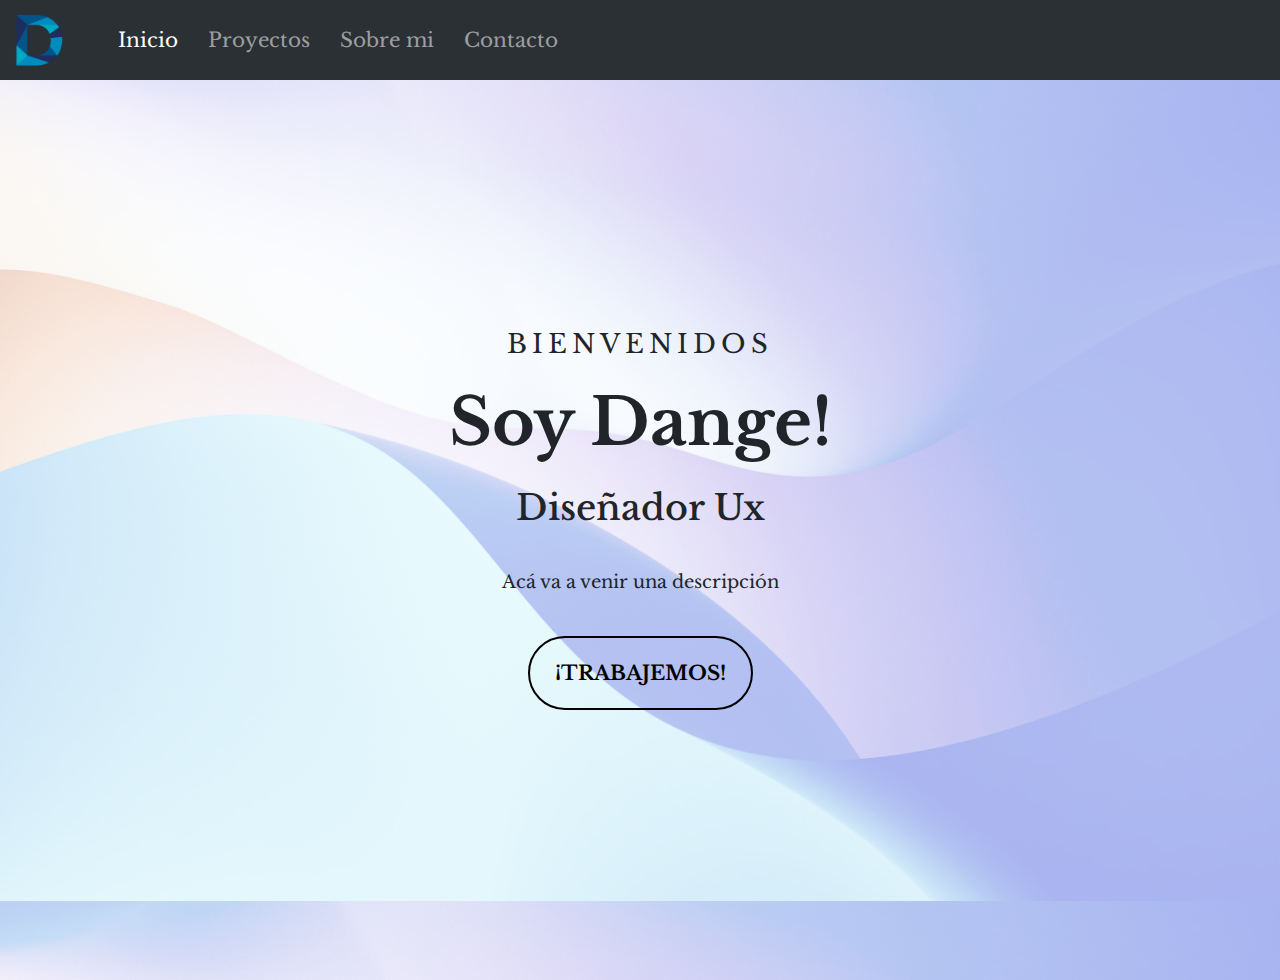
<file: Coder2/index.html>
<!DOCTYPE html>
<html lang="es">
  <head>
    <meta charset="UTF-8" />
    <meta name="viewport" content="width=device-width, initial-scale=1.0" />
    <link rel="stylesheet" href="/Coder2/bootstrap-5.3.0-dist/css/bootstrap.css" />
    <script
      src="https://cdn.jsdelivr.net/npm/bootstrap@5.3.0/dist/js/bootstrap.bundle.min.js"
      integrity="sha384-geWF76RCwLtnZ8qwWowPQNguL3RmwHVBC9FhGdlKrxdiJJigb/j/68SIy3Te4Bkz"
      crossorigin="anonymous"
    ></script>
    <link rel="stylesheet" href="/Coder2/style.css" />
    <title>Web Coder</title>
  </head>
  <body>
    <header>
      <nav
        class="navbar navbar-expand-lg bg-body-tertiary"
        data-bs-theme="dark"
      >
        <div class="container-fluid">
          <a class="navbar-brand" href="/Coder2/index.html">
            <img
              src="/Coder2/Imagenes/Letter-D-PNG-Stock-Photo.png"
              alt="Logo-dange"
              width="60"
              height="60"
            />
          </a>
          <button
            class="navbar-toggler"
            type="button"
            data-bs-toggle="collapse"
            data-bs-target="#navbarNav"
            aria-controls="navbarNav"
            aria-expanded="false"
            aria-label="Toggle navigation"
          >
            <span class="navbar-toggler-icon"></span>
          </button>
          <div class="collapse navbar-collapse" id="navbarNav">
            <ul class="navbar-nav">
              <li class="nav-item">
                <a
                  class="nav-link active"
                  aria-current="page"
                  href="/Coder2/index.html"
                  >Inicio</a
                >
              </li>
              <li class="nav-item">
                <a class="nav-link" href="/Coder2/pages/proyectos.html">Proyectos</a>
              </li>
              <li class="nav-item">
                <a class="nav-link" href="/Coder2/pages/sobre-mi.html">Sobre mi</a>
              </li>
              <li class="nav-item">
                <a class="nav-link" href="/Coder2/pages/contacto.html">Contacto</a>
              </li>
            </ul>
          </div>
        </div>
      </nav>
    </header>
    <section class="presentacion">
      <p class="bienvenida">Bienvenidos</p>
      <h1>Soy Dange!</h1>
      <h2>Diseñador Ux</h2>
      <p class="descripcion">Acá va a venir una descripción</p>
      <a href="/Coder2/pages/trabajemos.html" id="main-trabajemos">¡Trabajemos!</a>
    </section>
  </body>
</html>
</file>
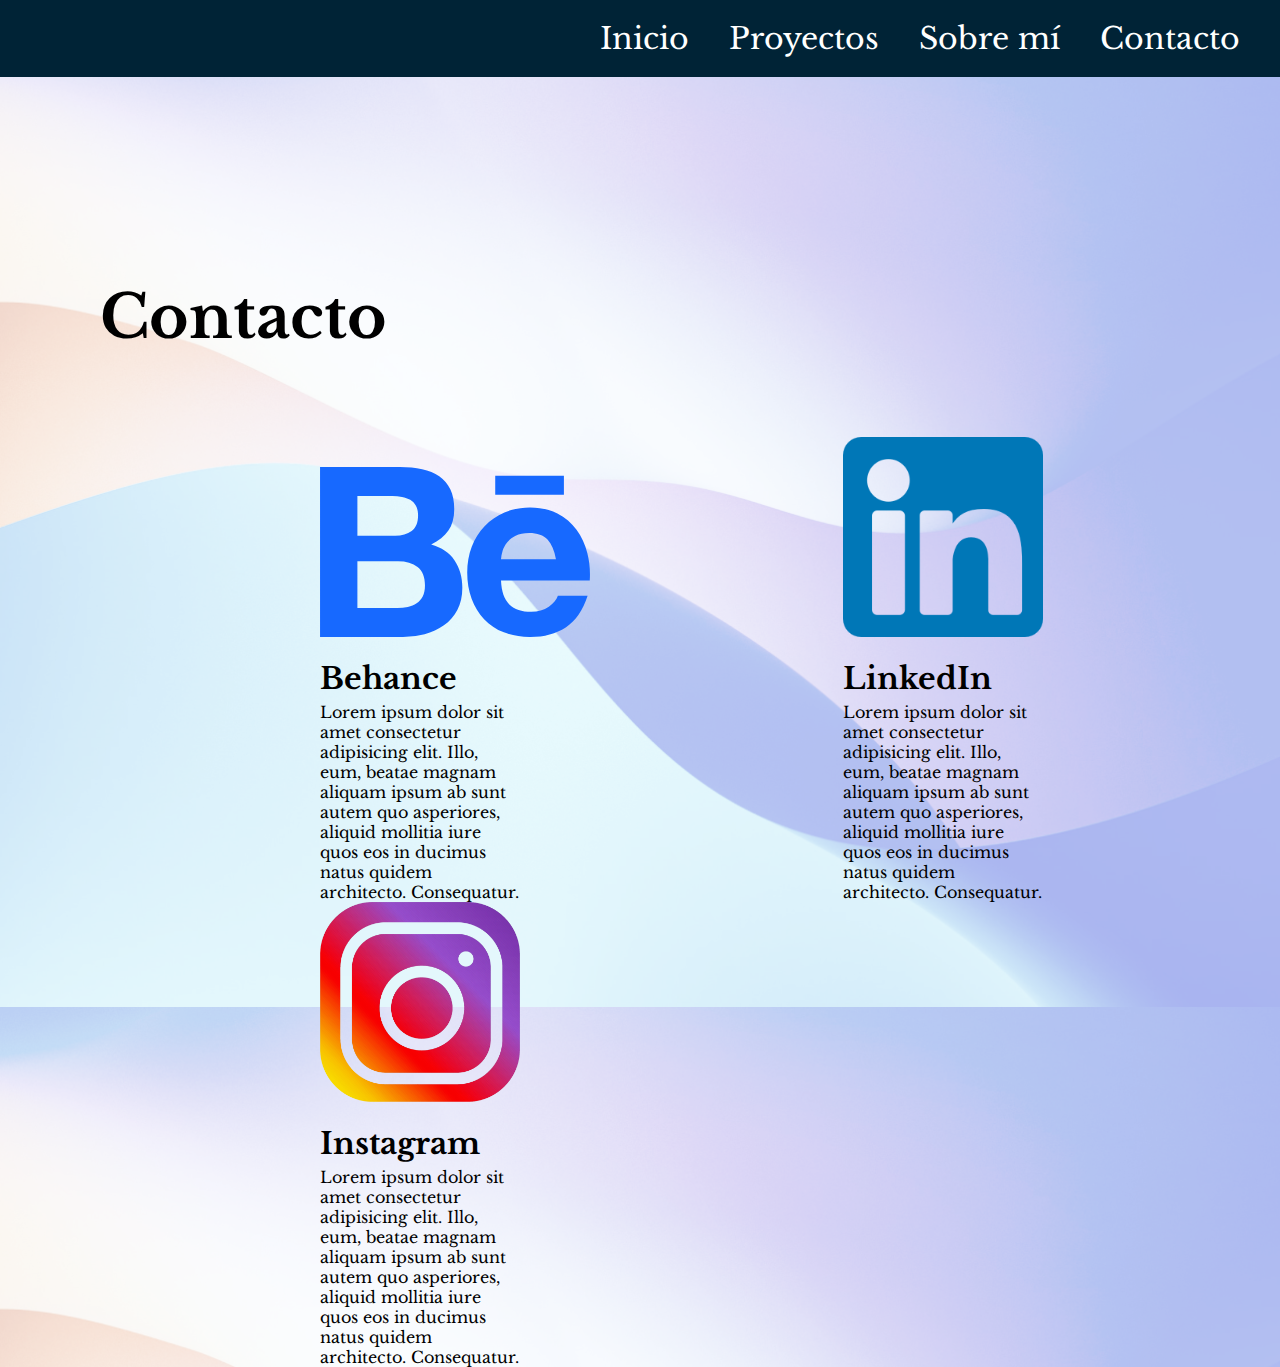
<file: Coder/Contacto.html>
<!DOCTYPE html>
<html lang="es">
  <head>
    <meta charset="UTF-8" />
    <meta http-equiv="X-UA-Compatible" content="IE=edge" />
    <meta name="viewport" content="width=device-width, initial-scale=1.0" />
    <link rel="stylesheet" href="style.css" />
    <title>Francisco Dangelo Portfolio</title>
  </head>
  <body>
    <header>
      <nav class="navegacion">
        <ul class="items">
          <li><a href="index.html">Inicio</a></li>

          <li><a href="Proyectos.html">Proyectos</a></li>

          <li><a href="Sobre-mi.html">Sobre mí</a></li>

          <li><a href="Contacto.html">Contacto</a></li>
        </ul>
      </nav>
      <h1>Contacto</h1>
      <article>
        <div class="container_contacto">
          <img
            class="image1"
            src="/Coder/Imagenes/behance-logo-vector.svg"
            alt="Imagen"
          />
          <h3 class="subtitle">Behance</h3>
          <p class="description">
            Lorem ipsum dolor sit amet consectetur adipisicing elit. Illo, eum,
            beatae magnam aliquam ipsum ab sunt autem quo asperiores, aliquid
            mollitia iure quos eos in ducimus natus quidem architecto.
            Consequatur.
          </p>
        </div>
        <div class="container_contacto">
          <img class="image" src="/Coder/Imagenes/174857.png" alt="Imagen" />
          <h3 class="subtitle">LinkedIn</h3>
          <p class="description">
            Lorem ipsum dolor sit amet consectetur adipisicing elit. Illo, eum,
            beatae magnam aliquam ipsum ab sunt autem quo asperiores, aliquid
            mollitia iure quos eos in ducimus natus quidem architecto.
            Consequatur.
          </p>
        </div>
        <div class="container_contacto">
          <img
            class="image"
            src="/Coder/Imagenes/Instagram-Icon.png"
            alt="Imagen"
          />
          <h3 class="subtitle">Instagram</h3>
          <p class="description">
            Lorem ipsum dolor sit amet consectetur adipisicing elit. Illo, eum,
            beatae magnam aliquam ipsum ab sunt autem quo asperiores, aliquid
            mollitia iure quos eos in ducimus natus quidem architecto.
            Consequatur.
          </p>
        </div>
      </article>
    </header>
  </body>
</html>
</file>
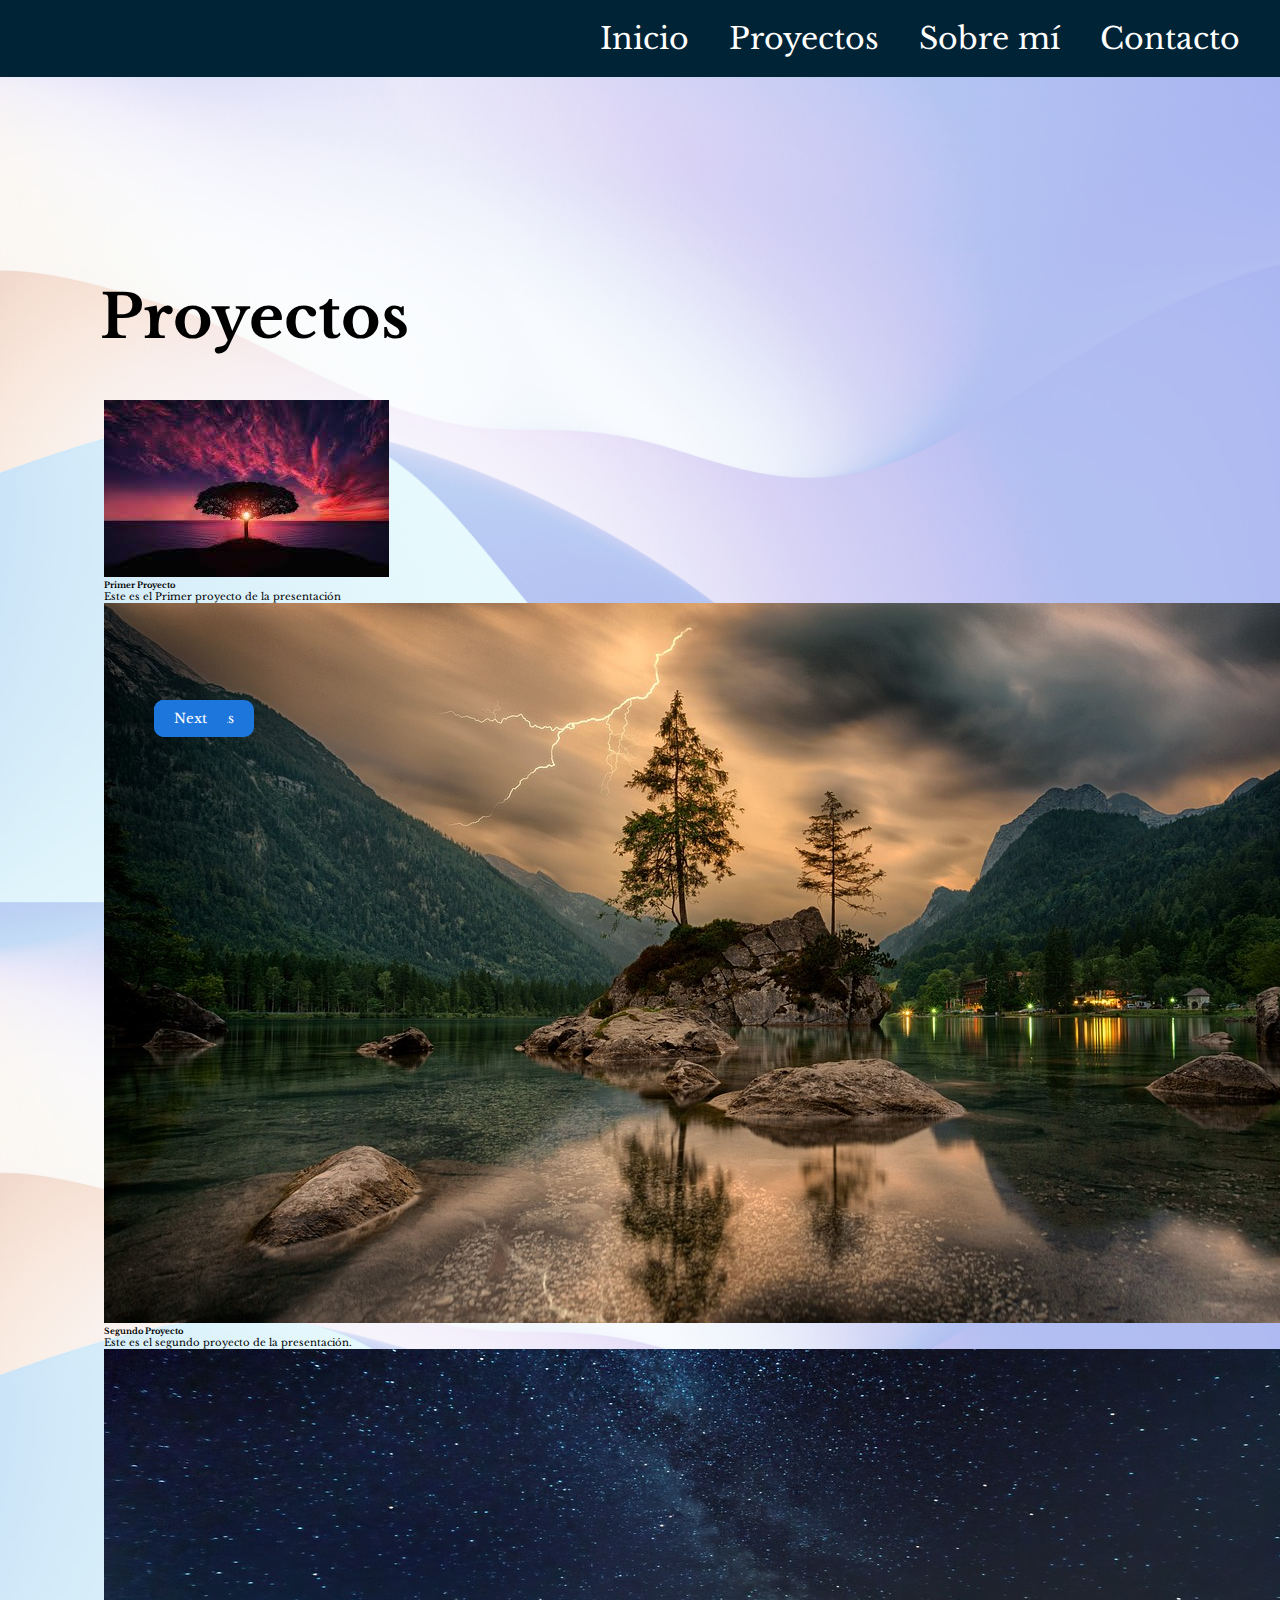
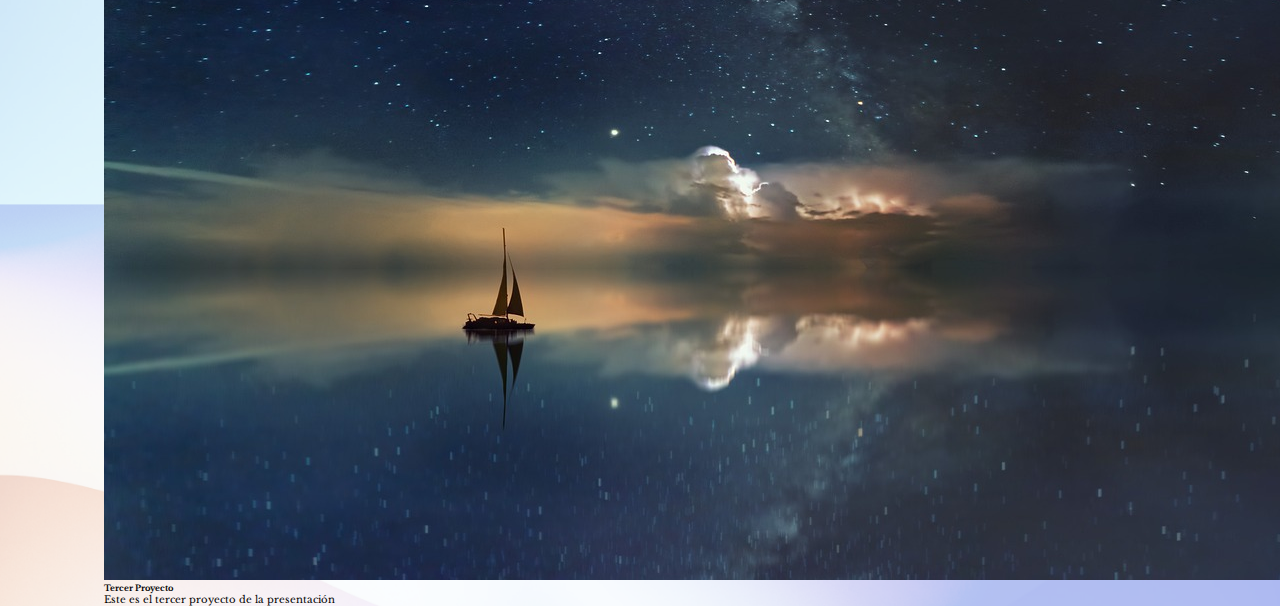
<file: Coder/Proyectos.html>
<!DOCTYPE html>
<html lang="es">
  <head>
    <meta charset="UTF-8" />
    <meta http-equiv="X-UA-Compatible" content="IE=edge" />
    <meta name="viewport" content="width=device-width, initial-scale=1.0" />
    <link href="https://cdn.jsdelivr.net/npm/bootstrap@5.3.0/dist/css/bootstrap.min.css" rel="stylesheet" integrity="sha384-9ndCyUaIbzAi2FUVXJi0CjmCapSmO7SnpJef0486qhLnuZ2cdeRhO02iuK6FUUVM" crossorigin="anonymous">
    <link rel="stylesheet" href="style.css" />
    <title>Francisco Dangelo Portfolio</title>
    <!--Nombre de la pagina-->
  </head>
  <body>
    <header>
      <nav class="navegacion">
        <!--navbar-->
        <ul class="items">
          <li><a href="index.html">Inicio</a></li>

          <li><a href="Proyectos.html">Proyectos</a></li>

          <li><a href="Sobre-mi.html">Sobre mí</a></li>

          <li><a href="Contacto.html">Contacto</a></li>
        </ul>
      </nav>
      <h1>Proyectos</h1>
      <!--titulo principal-->
      <article>
        <!--contenedores de los proyectos-->
       <!-- <div class="container2">
          <img
            class="image"
            src="/Coder/Imagenes/F1-Bandera_a_cuadros.png"
            alt="Imagen"
          />
          <h3 class="subtitle">Proyecto Primero</h3>
          <p class="description">
            Lorem ipsum dolor sit amet consectetur adipisicing elit. Illo, eum,
            beatae magnam aliquam ipsum ab sunt autem quo asperiores, aliquid
            mollitia iure quos eos in ducimus natus quidem architecto.
            Consequatur.
          </p>
        </div>
        <div class="container2">
          <img
            class="image"
            src="/Coder/Imagenes/F1-Bandera_a_cuadros.png"
            alt="Imagen"
          />
          <h3 class="subtitle">Proyecto Segundo</h3>
          <p class="description">
            Lorem ipsum dolor sit amet consectetur adipisicing elit. Illo, eum,
            beatae magnam aliquam ipsum ab sunt autem quo asperiores, aliquid
            mollitia iure quos eos in ducimus natus quidem architecto.
            Consequatur.
          </p>
        </div>
        <div class="container2">
          <img
            class="image"
            src="/Coder/Imagenes/F1-Bandera_a_cuadros.png"
            alt="Imagen"
          />
          <h3 class="subtitle">Proyecto Tercero</h3>
          <p class="description">
            Lorem ipsum dolor sit amet consectetur adipisicing elit. Illo, eum,
            beatae magnam aliquam ipsum ab sunt autem quo asperiores, aliquid
            mollitia iure quos eos in ducimus natus quidem architecto.
            Consequatur.
          </p>
        </div>-->
        <section class="container">
        <div id="carouselExampleCaptions" class="carousel slide">
          <div class="carousel-indicators">
            <button type="button" data-bs-target="#carouselExampleCaptions" data-bs-slide-to="0" class="active" aria-current="true" aria-label="Slide 1"></button>
            <button type="button" data-bs-target="#carouselExampleCaptions" data-bs-slide-to="1" aria-label="Slide 2"></button>
            <button type="button" data-bs-target="#carouselExampleCaptions" data-bs-slide-to="2" aria-label="Slide 3"></button>
          </div>
          <div class="carousel-inner">
            <div class="carousel-item active">
              <img src="/Coder/Imagenes/download.jpg" class="d-block w-100" alt="imagen1">
              <div class="carousel-caption d-none d-md-block">
                <h5>Primer Proyecto</h5>
                <p>Este es el Primer proyecto de la presentación</p>
              </div>
            </div>
            <div class="carousel-item">
              <img src="/Coder/Imagenes/nature-3082832_1280.jpg" class="d-block w-100" alt="imagen2">
              <div class="carousel-caption d-none d-md-block">
                <h5>Segundo Proyecto</h5>
                <p>Este es el segundo proyecto de la presentación.</p>
              </div>
            </div>
            <div class="carousel-item">
              <img src="/Coder/Imagenes/ocean-3605547_1280.jpg" class="d-block w-100" alt="imagen3">
              <div class="carousel-caption d-none d-md-block">
                <h5>Tercer Proyecto</h5>
                <p>Este es el tercer proyecto de la presentación</p>
              </div>
            </div>
          </div>
          <button class="carousel-control-prev" type="button" data-bs-target="#carouselExampleCaptions" data-bs-slide="prev">
            <span class="carousel-control-prev-icon" aria-hidden="true"></span>
            <span class="visually-hidden">Previous</span>
          </button>
          <button class="carousel-control-next" type="button" data-bs-target="#carouselExampleCaptions" data-bs-slide="next">
            <span class="carousel-control-next-icon" aria-hidden="true"></span>
            <span class="visually-hidden">Next</span>
          </button>
        </div>
      </section>
      </article>
    </header>
    <script src="https://cdn.jsdelivr.net/npm/@popperjs/core@2.11.8/dist/umd/popper.min.js" integrity="sha384-I7E8VVD/ismYTF4hNIPjVp/Zjvgyol6VFvRkX/vR+Vc4jQkC+hVqc2pM8ODewa9r" crossorigin="anonymous"></script>
<script src="https://cdn.jsdelivr.net/npm/bootstrap@5.3.0/dist/js/bootstrap.min.js" integrity="sha384-fbbOQedDUMZZ5KreZpsbe1LCZPVmfTnH7ois6mU1QK+m14rQ1l2bGBq41eYeM/fS" crossorigin="anonymous"></script>
  </body>
</html>
</file>
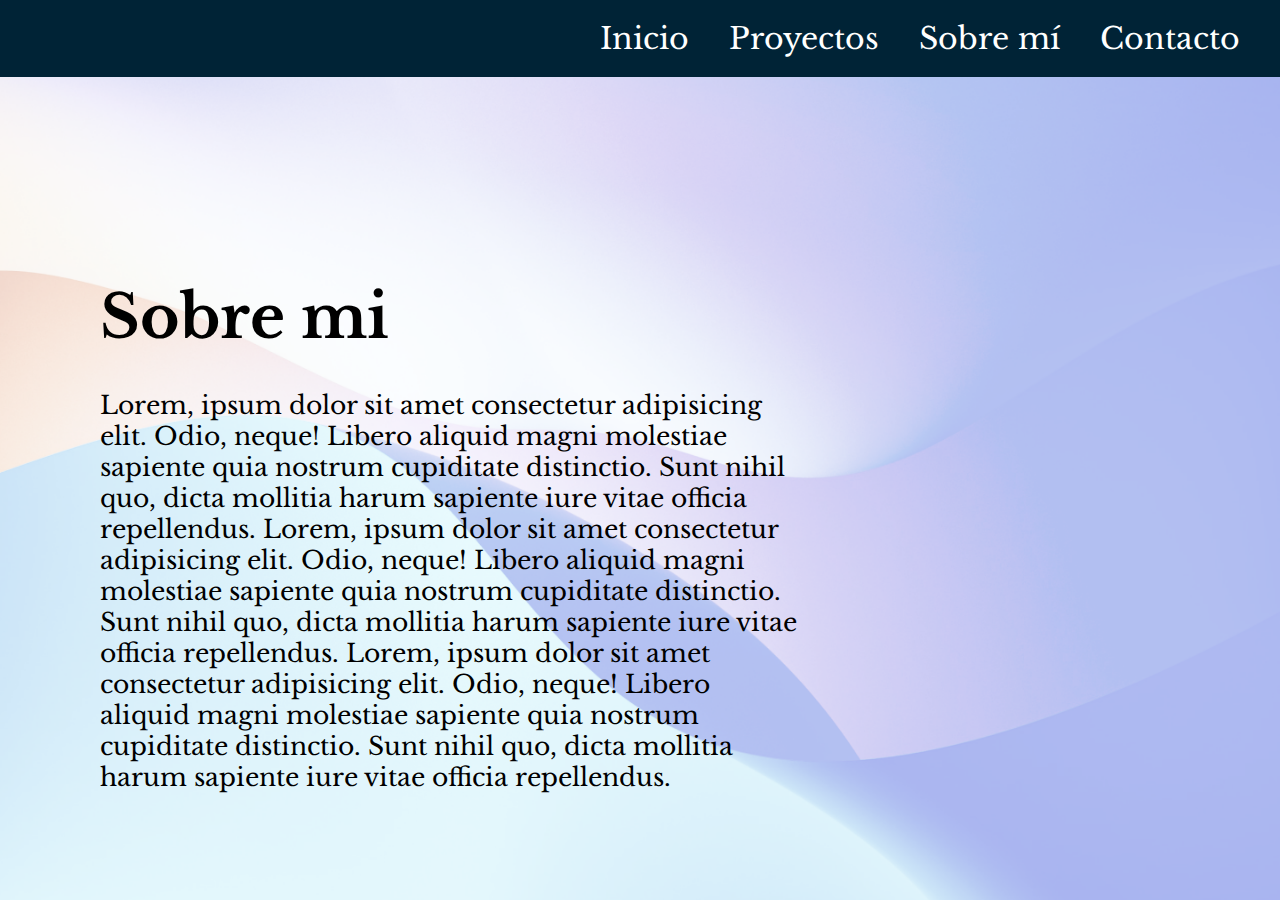
<file: Coder/Sobre-mi.html>
<!DOCTYPE html>
<html lang="es">
  <head>
    <meta charset="UTF-8" />
    <meta http-equiv="X-UA-Compatible" content="IE=edge" />
    <meta name="viewport" content="width=device-width, initial-scale=1.0" />
    <link rel="stylesheet" href="style.css" />
    <title>Francisco Dangelo Portfolio</title>
  </head>
  <body>
    <header>
      <nav class="navegacion">
        <ul class="items">
          <li><a href="index.html">Inicio</a></li>

          <li><a href="Proyectos.html">Proyectos</a></li>

          <li><a href="Sobre-mi.html">Sobre mí</a></li>

          <li><a href="Contacto.html">Contacto</a></li>
        </ul>
      </nav>
      <article>
        <h1>Sobre mi</h1>
        <p class="about">
          Lorem, ipsum dolor sit amet consectetur adipisicing elit. Odio, neque!
          Libero aliquid magni molestiae sapiente quia nostrum cupiditate
          distinctio. Sunt nihil quo, dicta mollitia harum sapiente iure vitae
          officia repellendus. Lorem, ipsum dolor sit amet consectetur
          adipisicing elit. Odio, neque! Libero aliquid magni molestiae sapiente
          quia nostrum cupiditate distinctio. Sunt nihil quo, dicta mollitia
          harum sapiente iure vitae officia repellendus. Lorem, ipsum dolor sit
          amet consectetur adipisicing elit. Odio, neque! Libero aliquid magni
          molestiae sapiente quia nostrum cupiditate distinctio. Sunt nihil quo,
          dicta mollitia harum sapiente iure vitae officia repellendus.
        </p>
      </article>
    </header>
  </body>
</html>
</file>
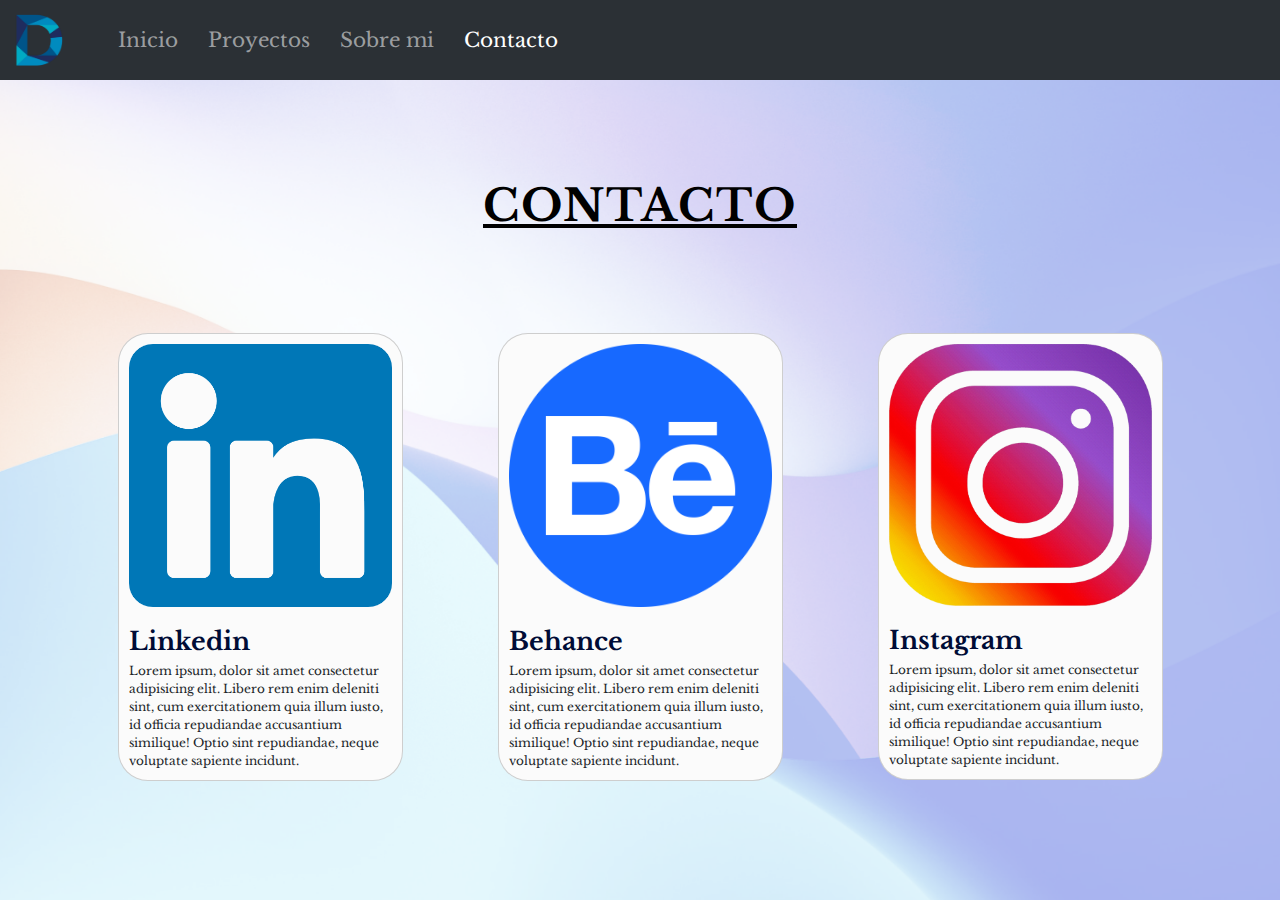
<file: Coder2/pages/contacto.html>
<!DOCTYPE html>
<html lang="es">
  <head>
    <meta charset="UTF-8" />
    <meta name="viewport" content="width=device-width, initial-scale=1.0" />
    <link
      rel="stylesheet"
      href="/Coder2/bootstrap-5.3.0-dist/css/bootstrap.css"
    />
    <script
      src="https://cdn.jsdelivr.net/npm/bootstrap@5.3.0/dist/js/bootstrap.bundle.min.js"
      integrity="sha384-geWF76RCwLtnZ8qwWowPQNguL3RmwHVBC9FhGdlKrxdiJJigb/j/68SIy3Te4Bkz"
      crossorigin="anonymous"
    ></script>
    <link rel="stylesheet" href="/Coder2/style.css" />
    <title>Web Coder</title>
  </head>
  <body>
    <nav class="navbar navbar-expand-lg bg-body-tertiary" data-bs-theme="dark">
      <div class="container-fluid">
        <a class="navbar-brand" href="/Coder2/index.html">
          <img
            src="/Coder2/Imagenes/Letter-D-PNG-Stock-Photo.png"
            alt="Bootstrap"
            width="60"
            height="60"
          />
        </a>
        <button
          class="navbar-toggler"
          type="button"
          data-bs-toggle="collapse"
          data-bs-target="#navbarNav"
          aria-controls="navbarNav"
          aria-expanded="false"
          aria-label="Toggle navigation"
        >
          <span class="navbar-toggler-icon"></span>
        </button>
        <div class="collapse navbar-collapse" id="navbarNav">
          <ul class="navbar-nav">
            <li class="nav-item">
              <a class="nav-link" aria-current="page" href="/Coder2/index.html"
                >Inicio</a
              >
            </li>
            <li class="nav-item">
              <a class="nav-link" href="/Coder2/pages/proyectos.html"
                >Proyectos</a
              >
            </li>
            <li class="nav-item">
              <a class="nav-link" href="/Coder2/pages/sobre-mi.html"
                >Sobre mi</a
              >
            </li>
            <li class="nav-item">
              <a class="nav-link active" href="/Coder2/pages/contacto.html"
                >Contacto</a
              >
            </li>
          </ul>
        </div>
      </div>
    </nav>
    <section>
      <div class="container">
        <h2 class="contacto">Contacto</h2>
        <div class="row g-4">
          <div class="col-12 col-md-6 col-lg-4">
            <div class="card">
              <img
                src="/Coder2/Imagenes/174857.png"
                alt="linkedin"
                class="card-img-top"
              />
              <div class="card-body"></div>
              <h5 class="card-title">Linkedin</h5>
              <p class="card-text">
                Lorem ipsum, dolor sit amet consectetur adipisicing elit. Libero
                rem enim deleniti sint, cum exercitationem quia illum iusto, id
                officia repudiandae accusantium similique! Optio sint
                repudiandae, neque voluptate sapiente incidunt.
              </p>
            </div>
          </div>
          <div class="col-12 col-md-6 col-lg-4">
            <div class="card">
              <img
                src="/Coder2/Imagenes/behance-1-logo-png-transparent.png"
                alt="linkedin"
                class="card-img-top"
              />
              <div class="card-body"></div>
              <h5 class="card-title">Behance</h5>
              <p class="card-text">
                Lorem ipsum, dolor sit amet consectetur adipisicing elit. Libero
                rem enim deleniti sint, cum exercitationem quia illum iusto, id
                officia repudiandae accusantium similique! Optio sint
                repudiandae, neque voluptate sapiente incidunt.
              </p>
            </div>
          </div>
          <div class="col-12 col-md-6 col-lg-4">
            <div class="card">
              <img
                src="/Coder2/Imagenes/Instagram-Icon.png"
                alt="linkedin"
                class="card-img-top"
              />
              <div class="card-body"></div>
              <h5 class="card-title">Instagram</h5>
              <p class="card-text">
                Lorem ipsum, dolor sit amet consectetur adipisicing elit. Libero
                rem enim deleniti sint, cum exercitationem quia illum iusto, id
                officia repudiandae accusantium similique! Optio sint
                repudiandae, neque voluptate sapiente incidunt.
              </p>
            </div>
          </div>
        </div>
      </div>
    </section>
  </body>
</html>
</file>
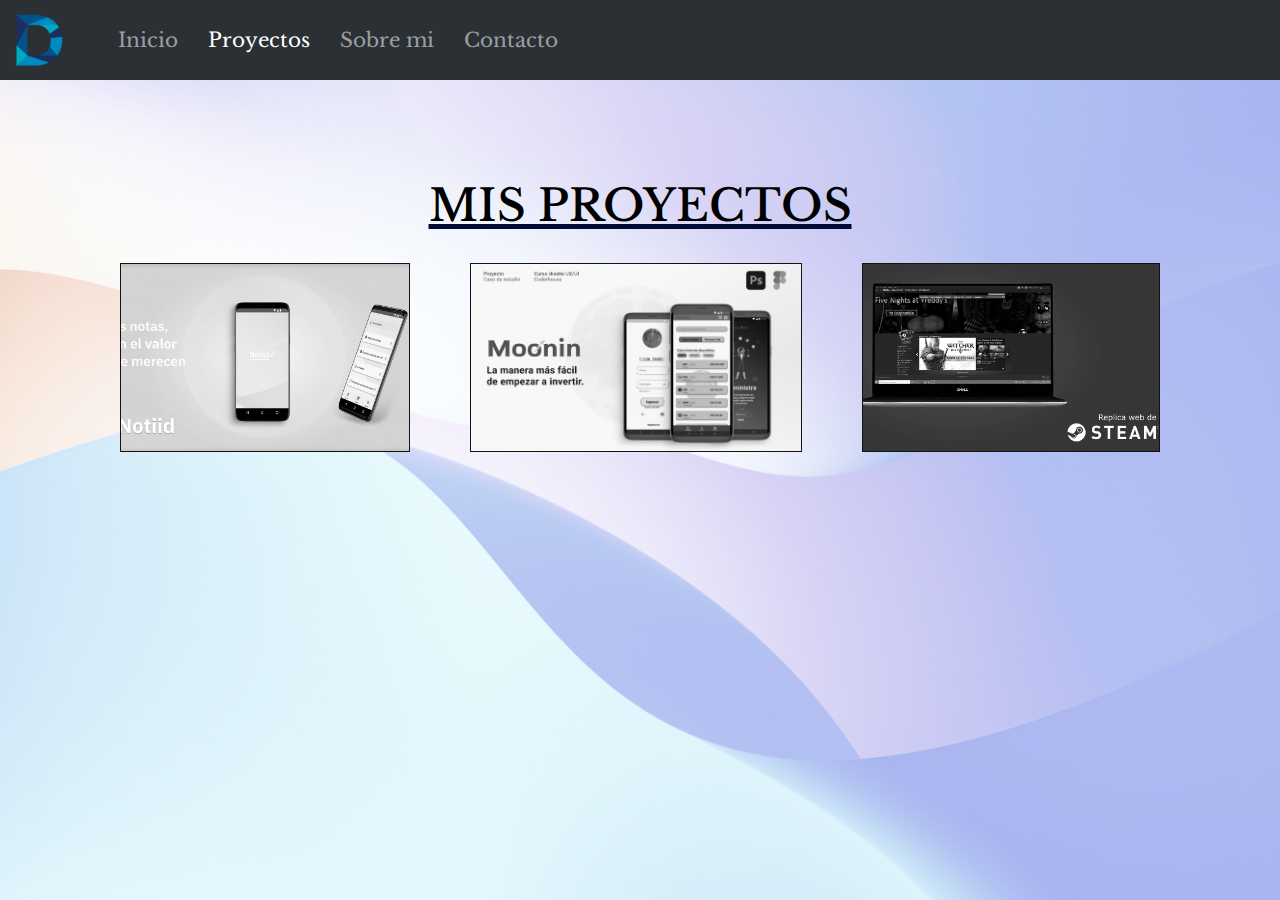
<file: Coder2/pages/proyectos.html>
<!DOCTYPE html>
<html lang="es">
  <head>
    <meta charset="UTF-8" />
    <meta name="viewport" content="width=device-width, initial-scale=1.0" />
    <link
      rel="stylesheet"
      href="/Coder2/bootstrap-5.3.0-dist/css/bootstrap.css"
    />
    <script
      src="https://cdn.jsdelivr.net/npm/bootstrap@5.3.0/dist/js/bootstrap.bundle.min.js"
      integrity="sha384-geWF76RCwLtnZ8qwWowPQNguL3RmwHVBC9FhGdlKrxdiJJigb/j/68SIy3Te4Bkz"
      crossorigin="anonymous"
    ></script>
    <link rel="stylesheet" href="/Coder2/style.css" />
    <title>Web Coder</title>
  </head>
  <body>
    <nav class="navbar navbar-expand-lg bg-body-tertiary" data-bs-theme="dark">
      <div class="container-fluid">
        <a class="navbar-brand" href="/Coder2/index.html">
          <img
            src="/Coder2/Imagenes/Letter-D-PNG-Stock-Photo.png"
            alt="Bootstrap"
            width="60"
            height="60"
          />
        </a>
        <button
          class="navbar-toggler"
          type="button"
          data-bs-toggle="collapse"
          data-bs-target="#navbarNav"
          aria-controls="navbarNav"
          aria-expanded="false"
          aria-label="Toggle navigation"
        >
          <span class="navbar-toggler-icon"></span>
        </button>
        <div class="collapse navbar-collapse" id="navbarNav">
          <ul class="navbar-nav">
            <li class="nav-item">
              <a class="nav-link" aria-current="page" href="/Coder2/index.html"
                >Inicio</a
              >
            </li>
            <li class="nav-item">
              <a class="nav-link active" href="/Coder2/pages/proyectos.html"
                >Proyectos</a
              >
            </li>
            <li class="nav-item">
              <a class="nav-link" href="/Coder2/pages/sobre-mi.html"
                >Sobre mi</a
              >
            </li>
            <li class="nav-item">
              <a class="nav-link" href="/Coder2/pages/contacto.html"
                >Contacto</a
              >
            </li>
          </ul>
        </div>
      </div>
    </nav>
    <section id="portfolio">
      <h2 class="titulo-seccion">Mis Proyectos</h2>
      <div class="fila">
        <div class="proyecto">
          <div class="overlay"></div>
          <img src="/Coder2/Imagenes/proyecto1.jpg" alt="Proyecto 1" />
          <div class="info">
            <h4>Aplicación de Notas</h4>
            <p>Diseño de app</p>
          </div>
      </div>
        <div class="proyecto">
          <div class="overlay"></div>
          <img src="/Coder2/Imagenes/proyecto2.jpg" alt="Proyecto 2" />
          <div class="info">
            <h4>Aplicación cripto</h4>
            <p>Diseño de app</p>
          </div>
        </div>
        <div class="proyecto">
          <div class="overlay"></div>
          <img src="/Coder2/Imagenes/proyecto3.jpg" alt="Proyecto 3" />
          <div class="info">
            <h4>Réplica web de Steam</h4>
            <p>Diseño Web</p>
          </div>
        </div>
      </div>
    </section>
  </body>
</html>
</file>
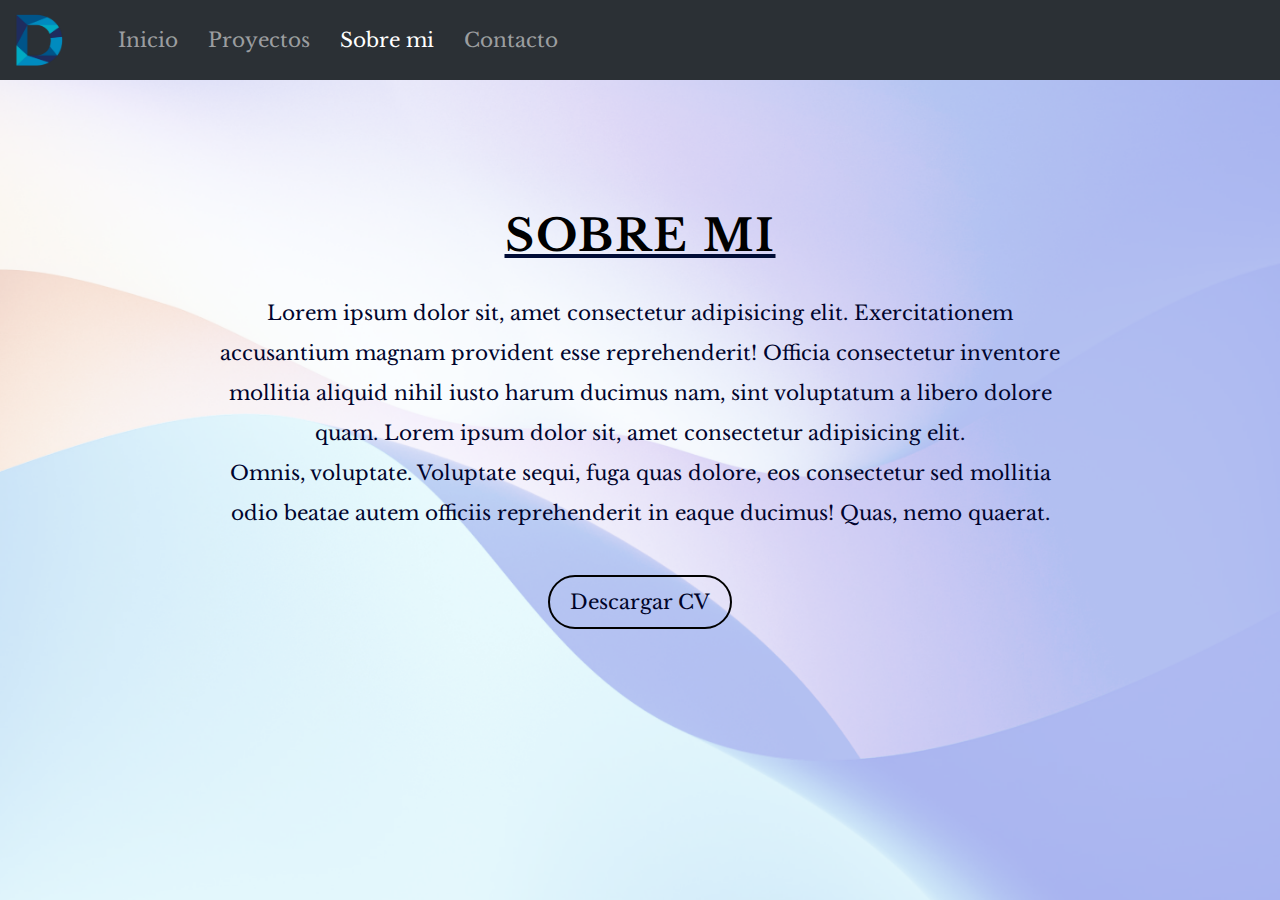
<file: Coder2/pages/sobre-mi.html>
<!DOCTYPE html>
<html lang="es">
  <head>
    <meta charset="UTF-8" />
    <meta name="viewport" content="width=device-width, initial-scale=1.0" />
    <link
      rel="stylesheet"
      href="/Coder2/bootstrap-5.3.0-dist/css/bootstrap.css"
    />
    <script
      src="https://cdn.jsdelivr.net/npm/bootstrap@5.3.0/dist/js/bootstrap.bundle.min.js"
      integrity="sha384-geWF76RCwLtnZ8qwWowPQNguL3RmwHVBC9FhGdlKrxdiJJigb/j/68SIy3Te4Bkz"
      crossorigin="anonymous"
    ></script>
    <link rel="stylesheet" href="/Coder2/style.css" />
    <title>Web Coder</title>
  </head>
  <body>
    <nav class="navbar navbar-expand-lg bg-body-tertiary" data-bs-theme="dark">
      <div class="container-fluid">
        <a class="navbar-brand" href="/Coder2/index.html">
          <img
            src="/Coder2/Imagenes/Letter-D-PNG-Stock-Photo.png"
            alt="Bootstrap"
            width="60"
            height="60"
          />
        </a>
        <button
          class="navbar-toggler"
          type="button"
          data-bs-toggle="collapse"
          data-bs-target="#navbarNav"
          aria-controls="navbarNav"
          aria-expanded="false"
          aria-label="Toggle navigation"
        >
          <span class="navbar-toggler-icon"></span>
        </button>
        <div class="collapse navbar-collapse" id="navbarNav">
          <ul class="navbar-nav">
            <li class="nav-item">
              <a class="nav-link" aria-current="page" href="/Coder2/index.html"
                >Inicio</a
              >
            </li>
            <li class="nav-item">
              <a class="nav-link" href="/Coder2/pages/proyectos.html"
                >Proyectos</a
              >
            </li>
            <li class="nav-item">
              <a class="nav-link active" href="/Coder2/pages/sobre-mi.html"
                >Sobre mi</a
              >
            </li>
            <li class="nav-item">
              <a class="nav-link" href="/Coder2/pages/contacto.html"
                >Contacto</a
              >
            </li>
          </ul>
        </div>
      </div>
    </nav>
    <section class="sobremi">
      <h2 class="titulo-sobre-mi">Sobre mi</h2>
      <p>
        Lorem ipsum dolor sit, amet consectetur adipisicing elit. Exercitationem
        accusantium magnam provident esse reprehenderit! Officia consectetur
        inventore mollitia aliquid nihil iusto harum ducimus nam, sint
        voluptatum a libero dolore quam. Lorem ipsum dolor sit, amet consectetur
        adipisicing elit.
        <br />Omnis, voluptate. Voluptate sequi, fuga quas dolore, eos
        consectetur sed mollitia odio beatae autem officiis reprehenderit in
        eaque ducimus! Quas, nemo quaerat.
      </p>
      <a href="#">Descargar CV</a>
    </section>
  </body>
</html>
</file>
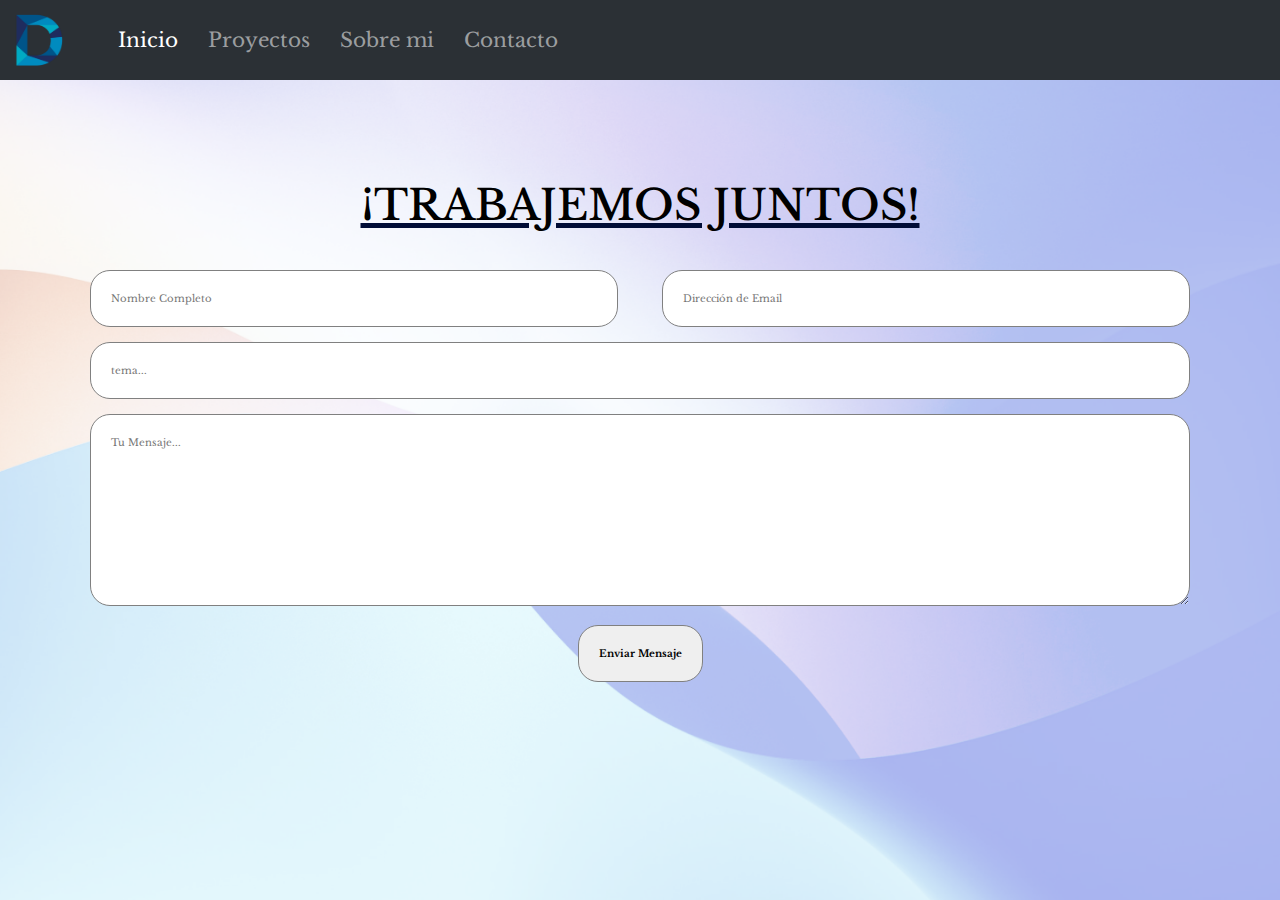
<file: Coder2/pages/trabajemos.html>
<!DOCTYPE html>
<html lang="es">
  <head>
    <meta charset="UTF-8" />
    <meta name="viewport" content="width=device-width, initial-scale=1.0" />
    <link
      rel="stylesheet"
      href="/Coder2/bootstrap-5.3.0-dist/css/bootstrap.css"
    />
    <script
      src="https://cdn.jsdelivr.net/npm/bootstrap@5.3.0/dist/js/bootstrap.bundle.min.js"
      integrity="sha384-geWF76RCwLtnZ8qwWowPQNguL3RmwHVBC9FhGdlKrxdiJJigb/j/68SIy3Te4Bkz"
      crossorigin="anonymous"
    ></script>
    <link rel="stylesheet" href="/Coder2/style.css" />
    <title>Web Coder</title>
  </head>
  <body>
    <nav class="navbar navbar-expand-lg bg-body-tertiary" data-bs-theme="dark">
      <div class="container-fluid">
        <a class="navbar-brand" href="/Coder2/index.html">
          <img
            src="/Coder2/Imagenes/Letter-D-PNG-Stock-Photo.png"
            alt="Bootstrap"
            width="60"
            height="60"
          />
        </a>
        <button
          class="navbar-toggler"
          type="button"
          data-bs-toggle="collapse"
          data-bs-target="#navbarNav"
          aria-controls="navbarNav"
          aria-expanded="false"
          aria-label="Toggle navigation"
        >
          <span class="navbar-toggler-icon"></span>
        </button>
        <div class="collapse navbar-collapse" id="navbarNav">
          <ul class="navbar-nav">
            <li class="nav-item">
              <a
                class="nav-link active"
                aria-current="page"
                href="/Coder2/index.html"
                >Inicio</a
              >
            </li>
            <li class="nav-item">
              <a class="nav-link" href="/Coder2/pages/proyectos.html"
                >Proyectos</a
              >
            </li>
            <li class="nav-item">
              <a class="nav-link" href="/Coder2/pages/sobre-mi.html"
                >Sobre mi</a
              >
            </li>
            <li class="nav-item">
              <a class="nav-link" href="/Coder2/pages/contacto.html"
                >Contacto</a
              >
            </li>
          </ul>
        </div>
      </div>
    </nav>
    <section id="trabajemos">
      <h2 class="titulo-seccion">¡Trabajemos juntos!</h2>
      <div class="contenedor-form">
        <form action="">
          <div class="fila mitad">
            <input
              type="text"
              placeholder="Nombre Completo"
              class="input-mitad"
            />
            <input
              type="text"
              placeholder="Dirección de Email"
              class="input-mitad"
            />
          </div>
          <div class="fila">
            <input type="text" placeholder="tema..." class="input-full" />
          </div>
          <div class="fila">
            <textarea
              name=""
              id=""
              cols="30"
              rows="10"
              placeholder="Tu Mensaje..."
              class="input-full"
            ></textarea>
          </div>
          <input type="submit" value="Enviar Mensaje" class="btn-enviar" />
        </form>
      </div>
    </section>
  </body>
</html>
</file>
<file: Coder2/style.css>
@import url("https://fonts.googleapis.com/css2?family=Libre+Baskerville&family=Quicksand:wght@300;500;700&display=swap");
* {
  box-sizing: border-box;
  margin: 0;
  padding: 0;
  font-family: "Libre Baskerville", serif;
}
html {
  font-size: 62.5%; /* Modificación del porcentaje root de la fuente para facilitar el uso de rem */
}
body {
  background-image: url(/Coder2/Imagenes/fondo\ pagina.png); /*Imagen de fondo para el sitio*/
  background-size: cover; /*Permite que la imagen cubra toda la pantalla*/
  background-position: center;
  height: 100vh;
}
.nav-item {
  font-size: 2rem;
  padding-left: 2rem;
}
.nav-item :hover {
  color: aliceblue;
}
.navbar-nav {
  padding: 1.5rem;
}

/* Estilado de la sección home*/
.presentacion {
  max-width: 110rem;
  height: 100vh;
  margin: auto;
  display: flex;
  flex-direction: column;
  align-items: center;
  justify-content: center;
}

.presentacion .bienvenida {
  font-size: 2.6rem;
  margin-bottom: 2rem;
  text-transform: uppercase;
  letter-spacing: 5px;
}

.presentacion h1 {
  font-size: 6.5rem;
  margin-bottom: 2.5rem;
  text-align: center;
  font-weight: bold;
}
.presentacion h2 {
  font-size: 3.5rem;
  margin-bottom: 2.5rem;
  text-align: center;
}

.presentacion .descripcion {
  max-width: 70rem;
  margin: 1.5rem auto;
  font-size: 1.8rem;
  text-align: center;
}

#main-trabajemos {
  font-size: 2rem;
  text-decoration: none;
  display: inline-block;
  margin: 2.5rem;
  padding: 2rem 2.5rem;
  border: 0.2rem solid black;
  border-radius: 5rem;
  color: black;
  font-weight: bold;
  text-transform: uppercase;
  transition: 0.5s;
}
#main-trabajemos:hover {
  background-color: rgb(0, 85, 176);
  color: #fff;
}

/* Estilado de la sección sobre mi*/
.sobremi {
  max-width: 110rem;
  margin: auto;
  padding: 10rem 1.5rem;
  color: rgb(0, 0, 0);
  margin: auto;
  display: flex;
  flex-direction: column;
  align-items: center;
  justify-content: center;
}
.sobremi h2 {
  text-transform: uppercase;
  color: black;
  text-decoration: underline;
  text-decoration-color: rgb(0, 12, 54);
  font-size: 4.4rem;
  font-weight: bold;
  margin: 3rem;
  letter-spacing: 0.2rem;
}
.sobremi p {
  max-width: 80%;
  font-size: 2rem;
  line-height: 2.5rem;
  color: rgb(0, 4, 45);
  margin-bottom: 1.2rem;
  text-align: center;
  line-height: 4rem;
}
.sobremi a {
  font-size: 2rem;
  display: inline-block;
  text-decoration: none;
  color: rgb(0, 3, 40);
  border-radius: 3rem;
  padding: 1rem 2rem;
  border: 0.2rem solid black;
  margin-top: 3rem;
  transition: 0.5s;
}

/* Estilado de la sección contacto*/

.contacto {
  text-transform: uppercase;
  color: black;
  text-decoration: underline;
  font-size: 4.4rem;
  font-weight: bold;
  letter-spacing: 0.2rem;
  max-width: 110rem;
  margin: auto;
  padding: 10rem 1.5rem;
  display: flex;
  justify-content: center;
}
.card {
  padding: 1rem;
  background-color: rgb(251, 251, 251);
  border-radius: 3rem;
  margin: 0 4rem 0 4rem;
}

.card-title {
  font-size: 2.5rem;
  font-weight: bold;
  color: rgb(0, 12, 54);
}

.card-text {
  font-size: 1.2rem;
}

/*Estilado de la sección Proyectos */

#portfolio {
  max-width: 110rem;
  padding: 10rem 0;
  margin: auto;
}
#portfolio .titulo-seccion {
  text-align: center;
  font-size: 4.4rem;
  text-transform: uppercase;
  color: black;
  text-decoration: underline;
  text-decoration-color: rgb(0, 12, 54);
  text-decoration-thickness: 0.5rem;
}
#portfolio .fila {
  display: flex;
  justify-content: space-between;
  margin: 3rem 0;
}

#portfolio .fila .proyecto {
  max-width: 45rem;
  border: 0.1rem solid rgb(19, 19, 19);
  margin: 0 3rem;
  position: relative;
  overflow: hidden;
}
#portfolio .fila .proyecto img {
  width: 100%;
  height: 100%;
  filter: grayscale(1);
  object-fit: cover;
  transition: 0.5s;
}
#portfolio .fila .proyecto:hover img {
  filter: grayscale(0);
}
#portfolio .fila .proyecto .info {
  position: absolute;
  left: 0;
  background-color: rgb(0, 0, 0, 8);
  color: rgb(161, 207, 255);
  width: 100%;
  padding: 0.1rem;
  opacity: 0;
  bottom: -4rem;
  transition: .5s;
}
#portfolio .fila .proyecto:hover .info {
  opacity: 1;
  bottom: 0;
}

/*Estilado de la sección Trabajemos */

#trabajemos {
  padding: 10rem 1.5rem;
}
#trabajemos .titulo-seccion {
  margin-bottom: 4rem;
  text-align: center;
  font-size: 4.2rem;
  text-transform: uppercase;
  text-decoration: underline;
  text-decoration-color: rgb(0, 12, 54);
  text-decoration-thickness: 0.5rem;
  color: rgb(0, 0, 0);
}
#trabajemos .contenedor-form {
  max-width: 110rem;
  margin: auto;
}
#trabajemos .contenedor-form .fila {
  margin-bottom: 1.5rem;
}
#trabajemos .contenedor-form .mitad {
  display: flex;
  justify-content: space-between;
}
#trabajemos .contenedor-form input,
#trabajemos .contenedor-form textarea {
  padding: 2rem;
  border-radius: 2rem;
  border: none;
  border: 0.1rem solid gray;
}
#trabajemos .contenedor-form .mitad input {
  width: 48%;
}
#trabajemos .contenedor-form .input-full {
  width: 100%;
}
.btn-enviar {
    display: block;
    margin: auto;
    cursor: pointer;
    transition: .5s;
    padding: 1rem 1.5rem;
    font: 1.8rem;
    font-weight: bold;
}
.btn-enviar:hover {
background-color: rgb(0, 85, 176);
color: #fff;
}
</file>
<file: Coder/style.css>
@import url("https://fonts.googleapis.com/css2?family=Libre+Baskerville&family=Quicksand:wght@300;500;700&display=swap");
* {
  box-sizing: border-box;
  margin: 0;
  padding: 0;
  font-family: "Libre Baskerville", serif;
}
html {
  font-size: 62.5%; /* Modificación del porcentaje root de la fuente para facilitar el uso de rem */
}
.navegacion {
  background-color: #002336; /* Color de fondo de la barra de navegación */
  padding: 1rem; /* Espaciado interno de la barra de navegación */
  display: flex; /* Utilizar flexbox para el diseño */
  justify-content: flex-end; /* Establecer los elementos de flex al final */
  align-items: center; /* Centrar verticalmente los elementos de navegación */
}

ul {
  font-size: 3rem;
  list-style: none; /* Eliminar los puntos de la lista */
  margin: 1rem; /* Eliminar el margen en la lista */
  padding: 0; /* Eliminar el espaciado interno en la lista */
  display: flex; /* Utilizar flexbox para el diseño de la lista */
}
.items li {
  margin: 0 2rem; /* Espaciado horizontal entre los elementos de navegación */
}

a {
  color: #fff; /* Color del texto del enlace */
  text-decoration: none; /* Eliminar el subrayado del enlace */
}

h1 {
  font-size: 6rem;
  position: absolute; /* Utilizar posición absoluta */
  top: 28rem; /* Alinear con el borde superior del contenedor */
  left: 10rem; /* Alinear con el borde izquierdo del contenedor */
}

h2 {
  font-size: 4rem;
  position: absolute; /* Utilizar posición absoluta */
  top: 36rem; /* Alinear con el borde superior del contenedor */
  left: 10rem; /* Alinear con el borde izquierdo del contenedor */
}

#trabajemos {
  font-size: 3rem;
  position: absolute; /* Utilizar posición absoluta */
  top: 36rem; /* Alinear con el borde superior del contenedor */
  left: 10rem; /* Alinear con el borde izquierdo del contenedor */
}

button {
  position: absolute; /* Utilizar posición absoluta */
  top: 30rem; /* Alinear con el borde superior del contenedor */
  left: 5rem; /* Alinear con el borde izquierdo del contenedor */
  padding: 1rem 2rem; /* Espaciado interno del botón */
  background-color: #1d76dc; /* Color de fondo del botón */
  color: white; /* Color del texto del botón */
  border: none; /* Eliminar el borde del botón */
  border-radius: 1rem; /* Darle un borde redondeado al botón */
  cursor: pointer; /* Cambiar el cursor al pasar sobre el botón */
}

.boton_call {
  position: relative; /* Utilizar posición relativa */
  height: 20rem; /* Altura del contenedor */
}

body {
  background-image: url(/Coder/Imagenes/fondo\ pagina.png); /*Imagen de fondo para el sitio*/
  background-size: cover; /*Permite que la imagen cubra toda la pantalla*/
}
.container2 {
  position: relative;
  display: inline-block; /* Activar el contenedor flexible */
  width: 25rem; /* Ancho del contenedor */
  margin-left: 28rem; /* Margen alrededor del contenedor */
  top: 36rem;
}

.image {
  width: 100%; /* Ancho de la imagen dentro del contenedor */
}

.subtitle {
  font-size: 3rem;
  font-weight: bold; /* Estilo del subtítulo */
  margin-top: 2rem;  /* Espacio entre el subtítulo y la descripción */
}

.description {
  font-size: 1.6rem;
  margin-top: 5px; /* Espacio entre el subtítulo y la descripción */
}

.about {
  position: absolute;
  top: 38rem;
  left: 10rem;
  width: 70rem;
  font-size: 2.5rem;
  margin-top: 1rem; /* Espacio entre el subtítulo y la descripción */
}

.container_contacto {
  position: relative;
  display: inline-block; /* Desplazar los contenedores en linea */
  width: 20rem; /* Ancho del contenedor */
  margin-left: 32rem; /* Margen hacia el lado izq del contenedor */
  top: 36rem;
}

.image1 {
  width: 27rem; /* Ajustar la primer imagen para que sea proporcional visualmente al resto */
}

form {
  width: 30rem;
  margin: 0 auto;
  position: absolute;
  top: 40rem;
  left: 12rem;
}

label, input {
  display: block;
  margin-bottom: 1rem;
}

input[type="submit"] {
  background-color: #5193e4;
  color: white;
  padding: 1rem 2rem;
  border: none;
  border-radius: 1rem;
  cursor: pointer;
  margin: 1rem;
}

.container { 
  max-width: 45%; /*medida del carrousel */
  position: absolute;
  top: 40rem;
  right: 60rem;
}
</file>
